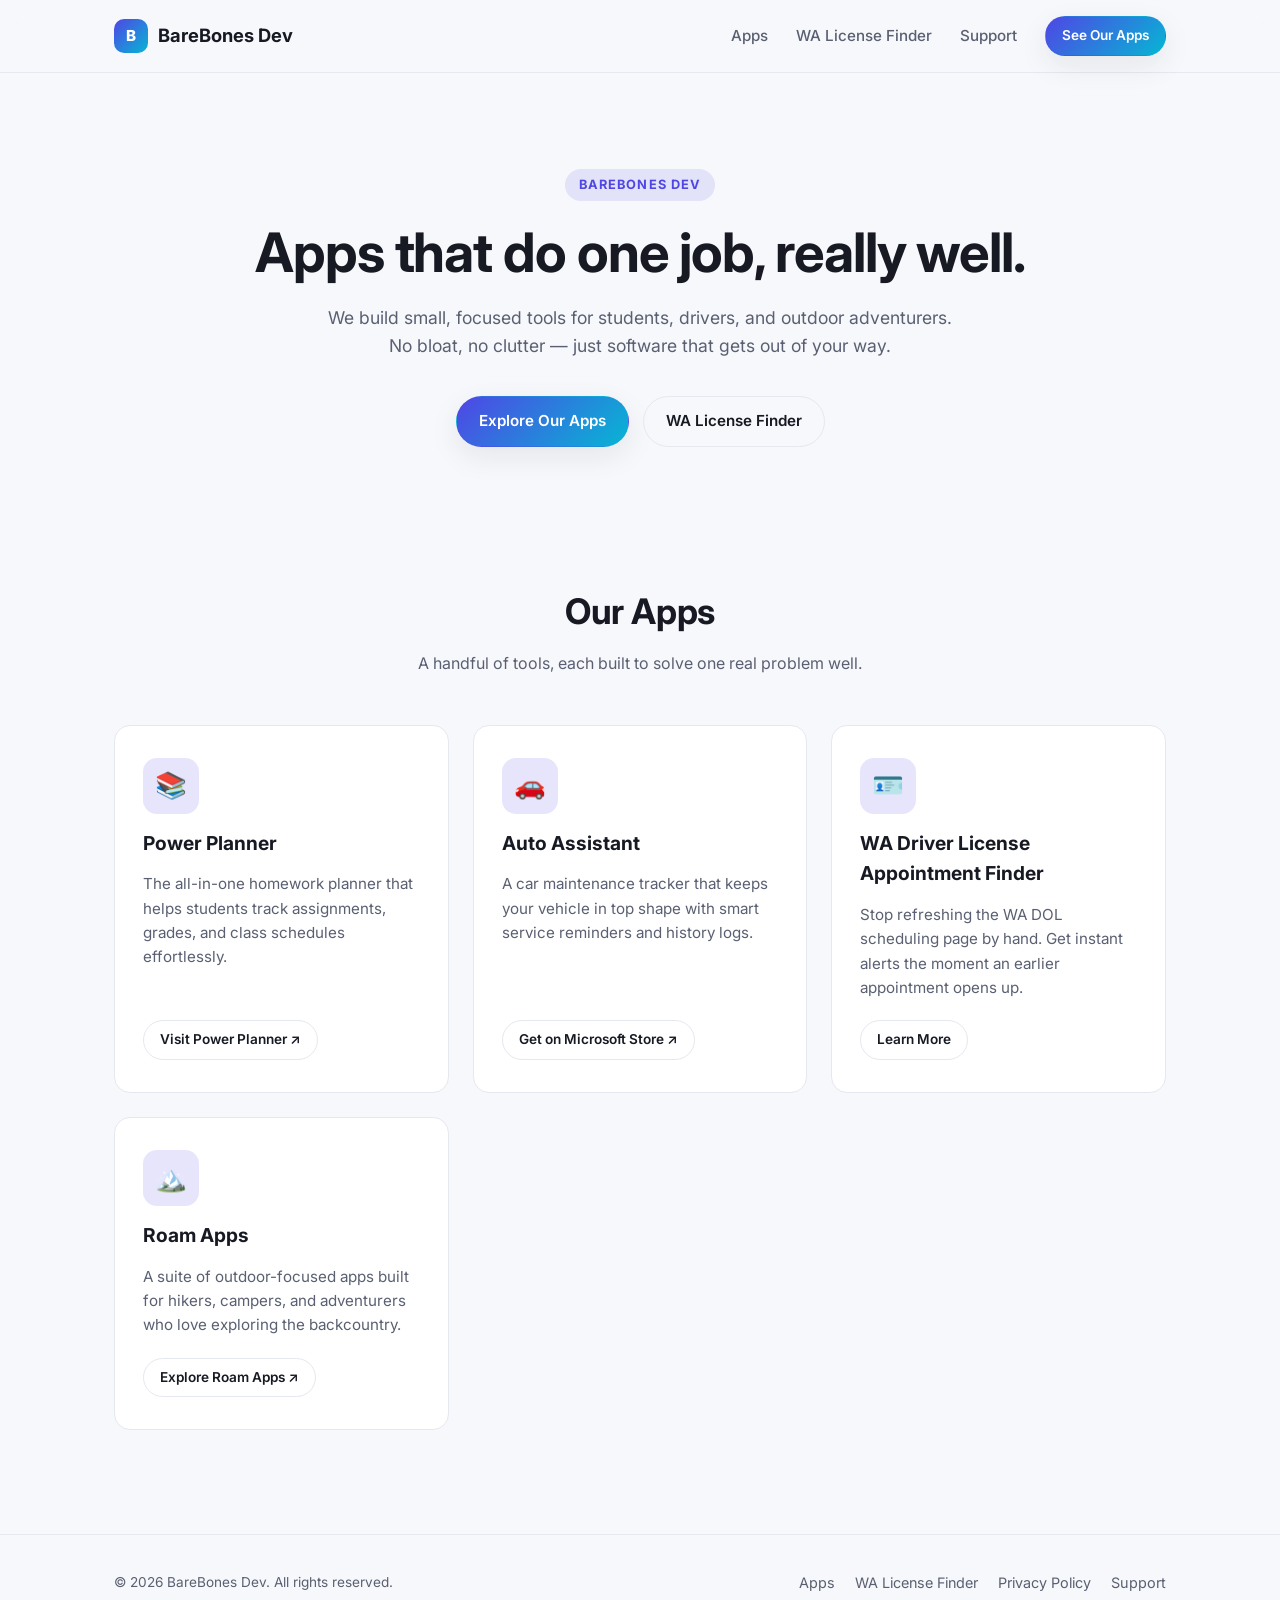
<file: index.html>
<!DOCTYPE html>
<html lang="en">
<head>
  <meta charset="UTF-8" />
  <meta name="viewport" content="width=device-width, initial-scale=1.0" />
  <title>BareBones Dev — Focused apps that do one job well</title>
  <meta name="description" content="BareBones Dev builds focused, no-nonsense apps: Power Planner, Auto Assistant, WA Driver License Appointment Finder, and the Roam Apps outdoor suite." />
  <link rel="icon" type="image/svg+xml" href="assets/img/favicon.svg" />
  <link rel="preconnect" href="https://fonts.googleapis.com" />
  <link rel="preconnect" href="https://fonts.gstatic.com" crossorigin />
  <link href="https://fonts.googleapis.com/css2?family=Inter:wght@400;500;600;700;800&display=swap" rel="stylesheet" />
  <link rel="stylesheet" href="assets/css/styles.css" />
</head>
<body>

  <header class="site-header">
    <div class="container">
      <a href="index.html" class="brand">
        <span class="brand-mark">B</span>
        BareBones Dev
      </a>
      <button class="nav-toggle" aria-label="Toggle navigation" aria-expanded="false">
        <span></span>
      </button>
      <nav class="nav" id="site-nav">
        <a href="#apps">Apps</a>
        <a href="apps/wa-driver-license-appointment-finder/index.html">WA License Finder</a>
        <a href="support.html">Support</a>
        <a href="#apps" class="btn btn-primary btn-small">See Our Apps</a>
      </nav>
    </div>
  </header>

  <main>
    <section class="hero">
      <div class="container">
        <span class="eyebrow">BareBones Dev</span>
        <h1>Apps that do one job, really well.</h1>
        <p class="lead">
          We build small, focused tools for students, drivers, and outdoor adventurers.
          No bloat, no clutter — just software that gets out of your way.
        </p>
        <div class="hero-actions">
          <a href="#apps" class="btn btn-primary">Explore Our Apps</a>
          <a href="apps/wa-driver-license-appointment-finder/index.html" class="btn btn-secondary">WA License Finder</a>
        </div>
      </div>
    </section>

    <section id="apps">
      <div class="container">
        <div class="section-heading">
          <h2>Our Apps</h2>
          <p>A handful of tools, each built to solve one real problem well.</p>
        </div>

        <div class="apps-grid">

          <div class="app-card">
            <div class="app-icon">📚</div>
            <h3>Power Planner</h3>
            <p>The all-in-one homework planner that helps students track assignments, grades, and class schedules effortlessly.</p>
            <a href="https://powerplanner.net/" class="btn btn-secondary btn-small" target="_blank" rel="noopener">Visit Power Planner ↗</a>
          </div>

          <div class="app-card">
            <div class="app-icon">🚗</div>
            <h3>Auto Assistant</h3>
            <p>A car maintenance tracker that keeps your vehicle in top shape with smart service reminders and history logs.</p>
            <a href="https://apps.microsoft.com/detail/9wzdncrdf53v" class="btn btn-secondary btn-small" target="_blank" rel="noopener">Get on Microsoft Store ↗</a>
          </div>

          <div class="app-card">
            <div class="app-icon">🪪</div>
            <h3>WA Driver License Appointment Finder</h3>
            <p>Stop refreshing the WA DOL scheduling page by hand. Get instant alerts the moment an earlier appointment opens up.</p>
            <a href="apps/wa-driver-license-appointment-finder/index.html" class="btn btn-secondary btn-small">Learn More</a>
          </div>

          <div class="app-card">
            <div class="app-icon">🏔️</div>
            <h3>Roam Apps</h3>
            <p>A suite of outdoor-focused apps built for hikers, campers, and adventurers who love exploring the backcountry.</p>
            <a href="https://roamapps.com/" class="btn btn-secondary btn-small" target="_blank" rel="noopener">Explore Roam Apps ↗</a>
          </div>

        </div>
      </div>
    </section>
  </main>

  <footer class="site-footer">
    <div class="container">
      <div class="footer-copy">© 2026 BareBones Dev. All rights reserved.</div>
      <div class="footer-links">
        <a href="#apps">Apps</a>
        <a href="apps/wa-driver-license-appointment-finder/index.html">WA License Finder</a>
        <a href="apps/wa-driver-license-appointment-finder/privacy.html">Privacy Policy</a>
        <a href="support.html">Support</a>
      </div>
    </div>
  </footer>

  <script src="assets/js/main.js"></script>
</body>
</html>
</file>
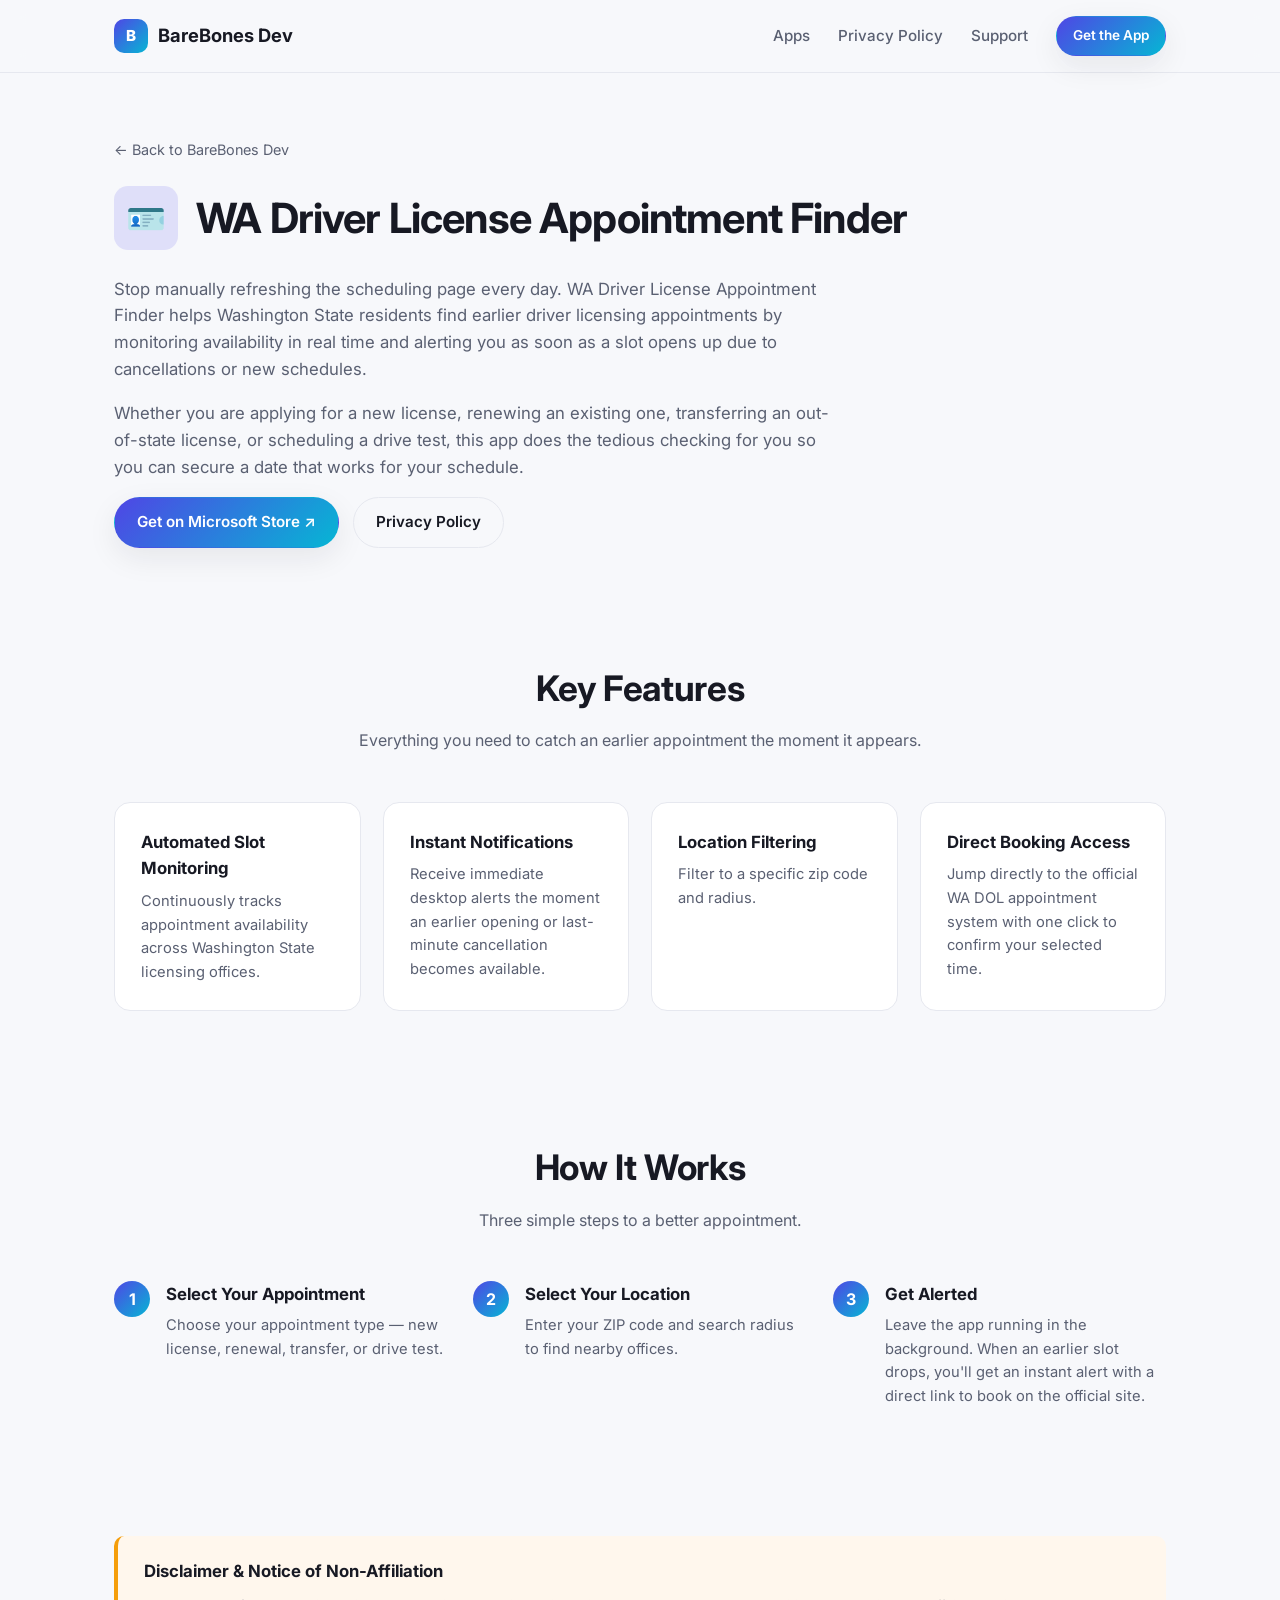
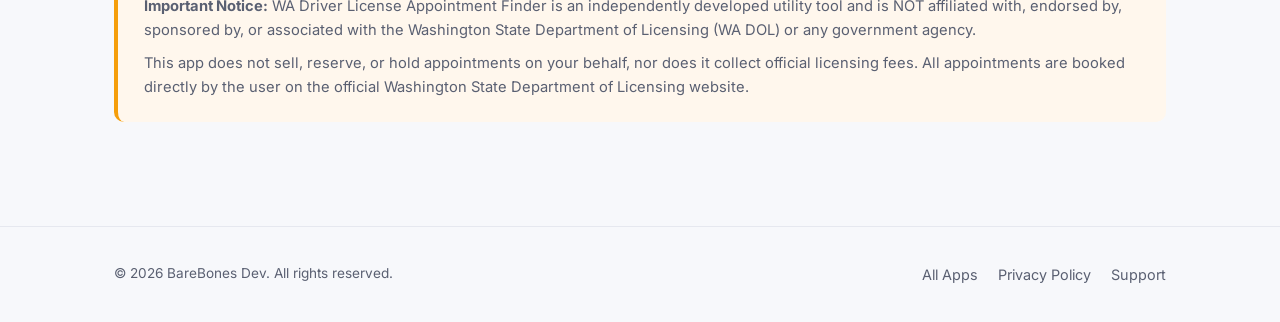
<file: apps/wa-driver-license-appointment-finder/index.html>
<!DOCTYPE html>
<html lang="en">
<head>
  <meta charset="UTF-8" />
  <meta name="viewport" content="width=device-width, initial-scale=1.0" />
  <title>WA Driver License Appointment Finder — BareBones Dev</title>
  <meta name="description" content="WA Driver License Appointment Finder monitors WA DOL appointment availability in real time and alerts you the moment an earlier slot opens up." />
  <link rel="icon" type="image/svg+xml" href="../../assets/img/favicon.svg" />
  <link rel="preconnect" href="https://fonts.googleapis.com" />
  <link rel="preconnect" href="https://fonts.gstatic.com" crossorigin />
  <link href="https://fonts.googleapis.com/css2?family=Inter:wght@400;500;600;700;800&display=swap" rel="stylesheet" />
  <link rel="stylesheet" href="../../assets/css/styles.css" />
</head>
<body>

  <header class="site-header">
    <div class="container">
      <a href="../../index.html" class="brand">
        <span class="brand-mark">B</span>
        BareBones Dev
      </a>
      <button class="nav-toggle" aria-label="Toggle navigation" aria-expanded="false">
        <span></span>
      </button>
      <nav class="nav" id="site-nav">
        <a href="../../index.html#apps">Apps</a>
        <a href="privacy.html">Privacy Policy</a>
        <a href="../../support.html">Support</a>
        <a href="https://apps.microsoft.com/detail/9NKWLWTKP0L4" class="btn btn-primary btn-small" target="_blank" rel="noopener">Get the App</a>
      </nav>
    </div>
  </header>

  <main>
    <section class="app-hero">
      <div class="container">
        <a href="../../index.html" class="back-link">← Back to BareBones Dev</a>
        <div class="app-hero-top">
          <div class="app-icon">🪪</div>
          <h1>WA Driver License Appointment Finder</h1>
        </div>
        <p class="lead">
          Stop manually refreshing the scheduling page every day. WA Driver License Appointment Finder helps
          Washington State residents find earlier driver licensing appointments by monitoring availability in
          real time and alerting you as soon as a slot opens up due to cancellations or new schedules.
        </p>
        <p class="lead">
          Whether you are applying for a new license, renewing an existing one, transferring an out-of-state
          license, or scheduling a drive test, this app does the tedious checking for you so you can secure a
          date that works for your schedule.
        </p>
        <div class="hero-actions" style="justify-content: flex-start;">
          <a href="https://apps.microsoft.com/detail/9NKWLWTKP0L4" class="btn btn-primary" target="_blank" rel="noopener">Get on Microsoft Store ↗</a>
          <a href="privacy.html" class="btn btn-secondary">Privacy Policy</a>
        </div>
      </div>
    </section>

    <section>
      <div class="container">
        <div class="section-heading">
          <h2>Key Features</h2>
          <p>Everything you need to catch an earlier appointment the moment it appears.</p>
        </div>
        <div class="feature-grid">
          <div class="feature-card">
            <h3>Automated Slot Monitoring</h3>
            <p>Continuously tracks appointment availability across Washington State licensing offices.</p>
          </div>
          <div class="feature-card">
            <h3>Instant Notifications</h3>
            <p>Receive immediate desktop alerts the moment an earlier opening or last-minute cancellation becomes available.</p>
          </div>
          <div class="feature-card">
            <h3>Location Filtering</h3>
            <p>Filter to a specific zip code and radius.</p>
          </div>
          <div class="feature-card">
            <h3>Direct Booking Access</h3>
            <p>Jump directly to the official WA DOL appointment system with one click to confirm your selected time.</p>
          </div>
        </div>
      </div>
    </section>

    <section>
      <div class="container">
        <div class="section-heading">
          <h2>How It Works</h2>
          <p>Three simple steps to a better appointment.</p>
        </div>
        <div class="steps">
          <div class="step">
            <h3>Select Your Appointment</h3>
            <p>Choose your appointment type — new license, renewal, transfer, or drive test.</p>
          </div>
          <div class="step">
            <h3>Select Your Location</h3>
            <p>Enter your ZIP code and search radius to find nearby offices.</p>
          </div>
          <div class="step">
            <h3>Get Alerted</h3>
            <p>Leave the app running in the background. When an earlier slot drops, you'll get an instant alert with a direct link to book on the official site.</p>
          </div>
        </div>
      </div>
    </section>

    <section>
      <div class="container">
        <div class="notice">
          <h3>Disclaimer &amp; Notice of Non-Affiliation</h3>
          <p>
            <strong>Important Notice:</strong> WA Driver License Appointment Finder is an independently developed
            utility tool and is NOT affiliated with, endorsed by, sponsored by, or associated with the Washington
            State Department of Licensing (WA DOL) or any government agency.
          </p>
          <p>
            This app does not sell, reserve, or hold appointments on your behalf, nor does it collect official
            licensing fees. All appointments are booked directly by the user on the official Washington State
            Department of Licensing website.
          </p>
        </div>
      </div>
    </section>
  </main>

  <footer class="site-footer">
    <div class="container">
      <div class="footer-copy">© 2026 BareBones Dev. All rights reserved.</div>
      <div class="footer-links">
        <a href="../../index.html#apps">All Apps</a>
        <a href="privacy.html">Privacy Policy</a>
        <a href="../../support.html">Support</a>
      </div>
    </div>
  </footer>

  <script src="../../assets/js/main.js"></script>
</body>
</html>
</file>
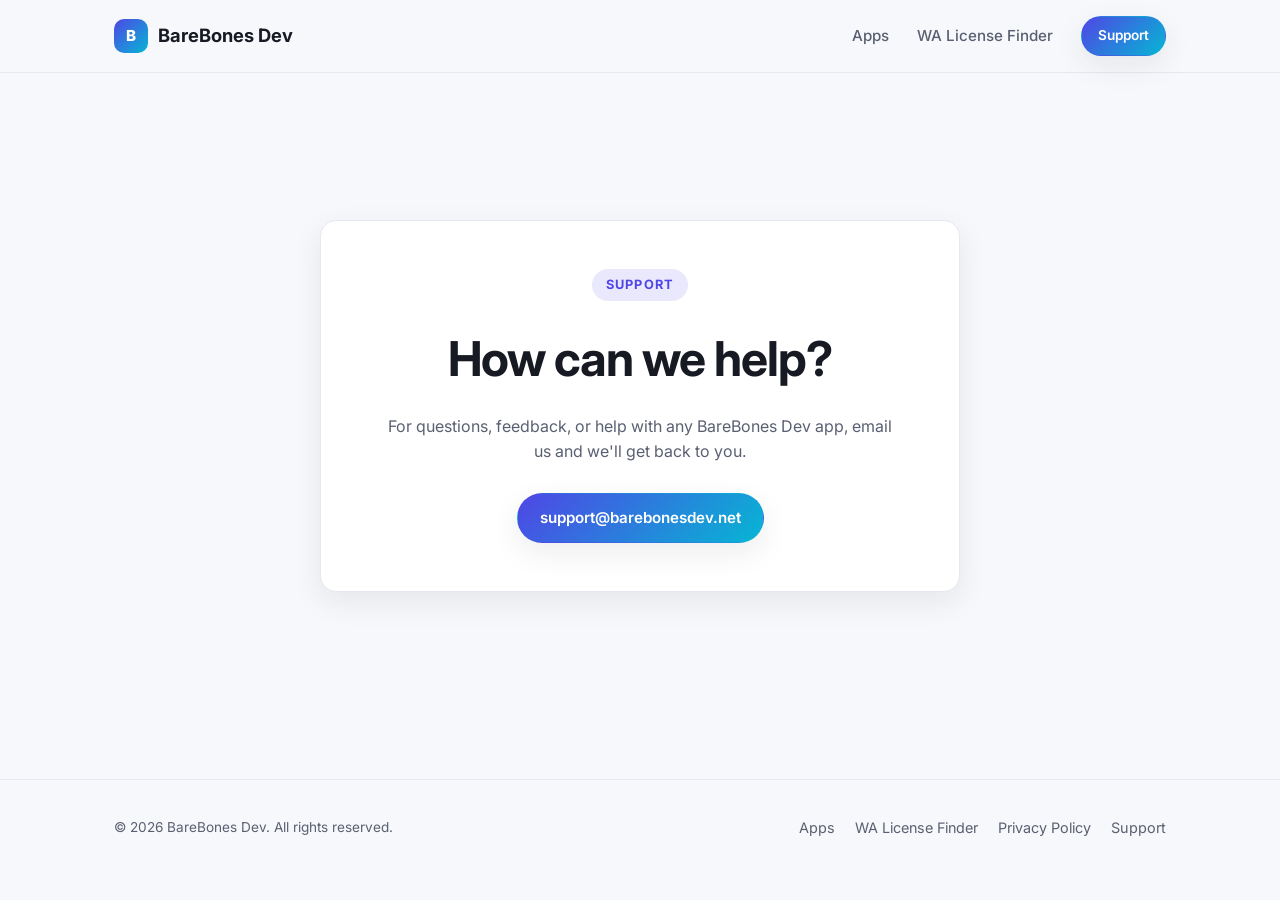
<file: support.html>
<!DOCTYPE html>
<html lang="en">
<head>
  <meta charset="UTF-8" />
  <meta name="viewport" content="width=device-width, initial-scale=1.0" />
  <title>Support — BareBones Dev</title>
  <meta name="description" content="Get support from BareBones Dev." />
  <link rel="icon" type="image/svg+xml" href="assets/img/favicon.svg" />
  <link rel="preconnect" href="https://fonts.googleapis.com" />
  <link rel="preconnect" href="https://fonts.gstatic.com" crossorigin />
  <link href="https://fonts.googleapis.com/css2?family=Inter:wght@400;500;600;700;800&display=swap" rel="stylesheet" />
  <link rel="stylesheet" href="assets/css/styles.css" />
</head>
<body>

  <header class="site-header">
    <div class="container">
      <a href="index.html" class="brand">
        <span class="brand-mark">B</span>
        BareBones Dev
      </a>
      <button class="nav-toggle" aria-label="Toggle navigation" aria-expanded="false">
        <span></span>
      </button>
      <nav class="nav" id="site-nav">
        <a href="index.html#apps">Apps</a>
        <a href="apps/wa-driver-license-appointment-finder/index.html">WA License Finder</a>
        <a href="support.html" class="btn btn-primary btn-small">Support</a>
      </nav>
    </div>
  </header>

  <main>
    <section class="support-section">
      <div class="container">
        <div class="support-card">
          <span class="eyebrow">Support</span>
          <h1>How can we help?</h1>
          <p>
            For questions, feedback, or help with any BareBones Dev app, email us and we'll get back to you.
          </p>
          <a href="mailto:support@barebonesdev.net" class="btn btn-primary">support@barebonesdev.net</a>
        </div>
      </div>
    </section>
  </main>

  <footer class="site-footer">
    <div class="container">
      <div class="footer-copy">© 2026 BareBones Dev. All rights reserved.</div>
      <div class="footer-links">
        <a href="index.html#apps">Apps</a>
        <a href="apps/wa-driver-license-appointment-finder/index.html">WA License Finder</a>
        <a href="apps/wa-driver-license-appointment-finder/privacy.html">Privacy Policy</a>
        <a href="support.html">Support</a>
      </div>
    </div>
  </footer>

  <script src="assets/js/main.js"></script>
</body>
</html>
</file>
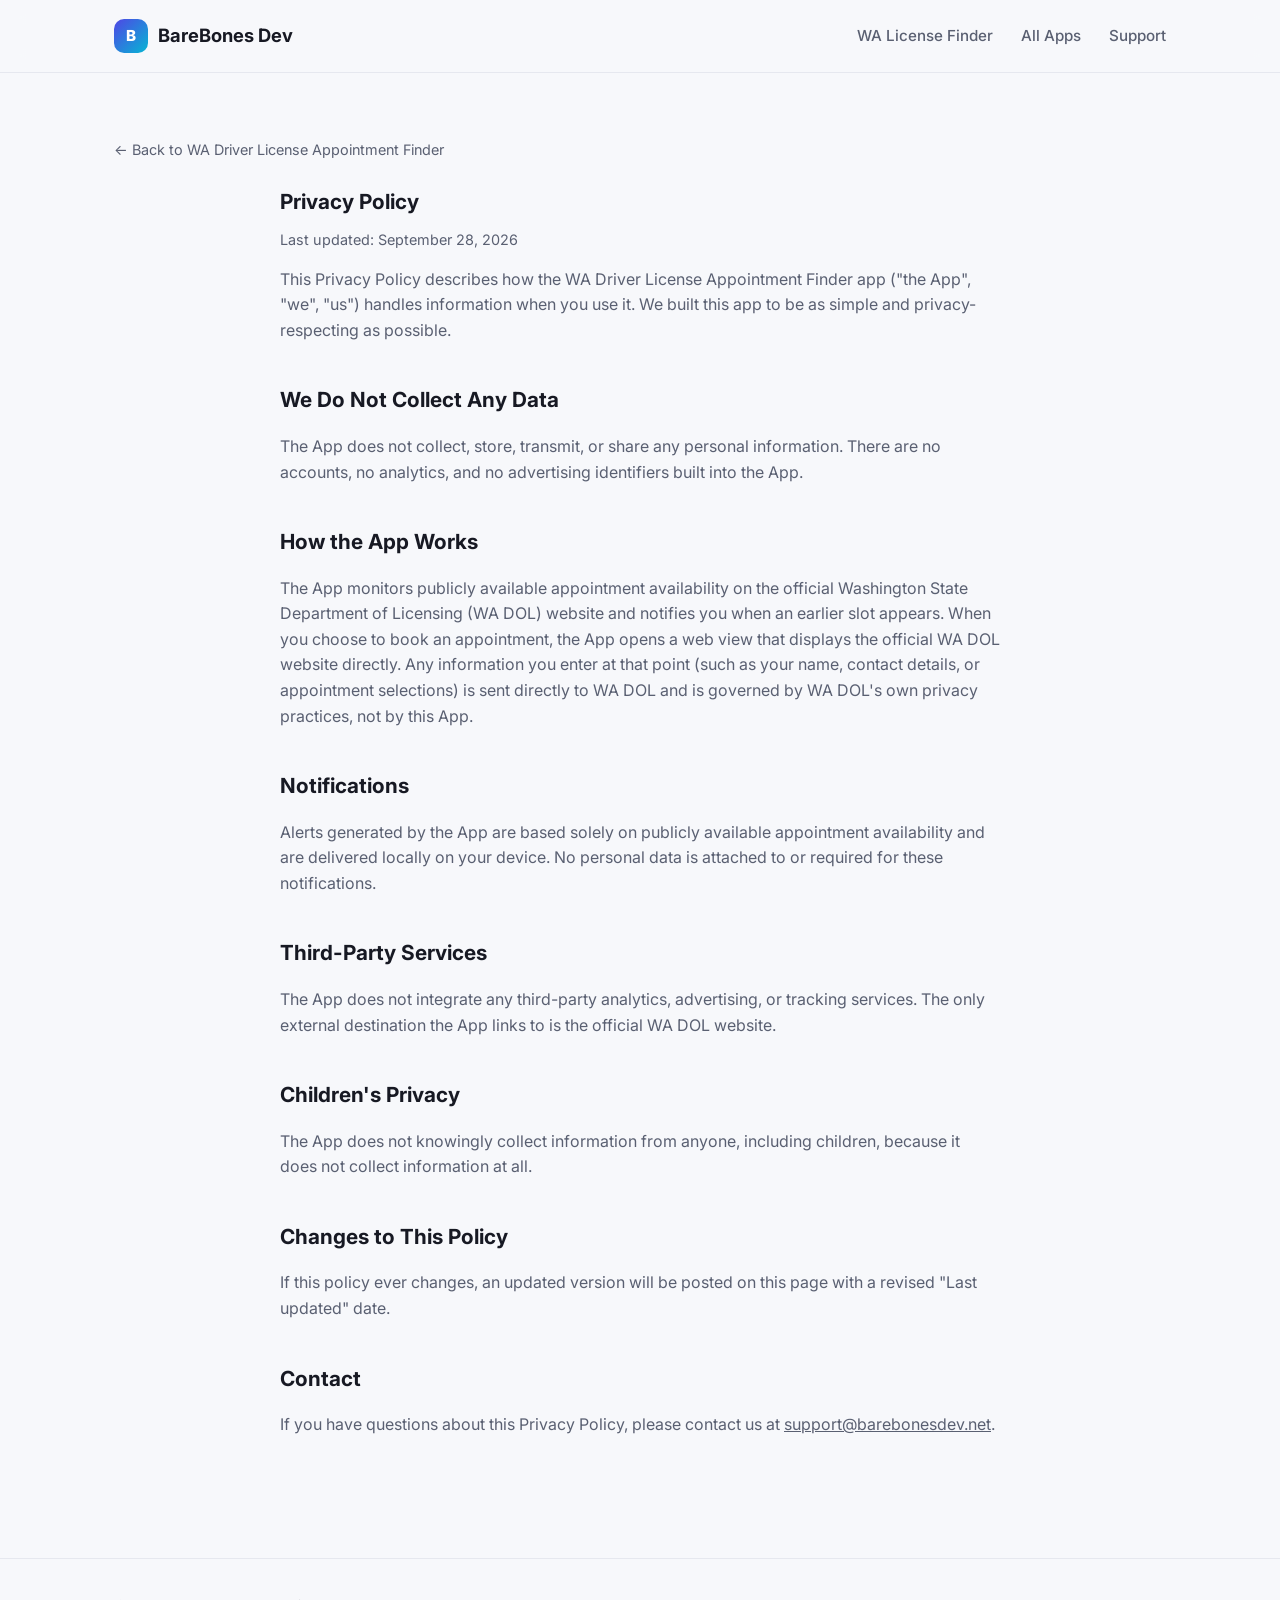
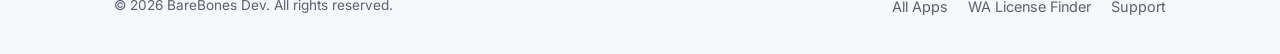
<file: apps/wa-driver-license-appointment-finder/privacy.html>
<!DOCTYPE html>
<html lang="en">
<head>
  <meta charset="UTF-8" />
  <meta name="viewport" content="width=device-width, initial-scale=1.0" />
  <title>Privacy Policy — WA Driver License Appointment Finder</title>
  <meta name="description" content="Privacy Policy for WA Driver License Appointment Finder. We do not collect any personal data." />
  <link rel="icon" type="image/svg+xml" href="../../assets/img/favicon.svg" />
  <link rel="preconnect" href="https://fonts.googleapis.com" />
  <link rel="preconnect" href="https://fonts.gstatic.com" crossorigin />
  <link href="https://fonts.googleapis.com/css2?family=Inter:wght@400;500;600;700;800&display=swap" rel="stylesheet" />
  <link rel="stylesheet" href="../../assets/css/styles.css" />
</head>
<body>

  <header class="site-header">
    <div class="container">
      <a href="../../index.html" class="brand">
        <span class="brand-mark">B</span>
        BareBones Dev
      </a>
      <button class="nav-toggle" aria-label="Toggle navigation" aria-expanded="false">
        <span></span>
      </button>
      <nav class="nav" id="site-nav">
        <a href="index.html">WA License Finder</a>
        <a href="../../index.html#apps">All Apps</a>
        <a href="../../support.html">Support</a>
      </nav>
    </div>
  </header>

  <main>
    <section>
      <div class="container">
        <a href="index.html" class="back-link">← Back to WA Driver License Appointment Finder</a>
        <div class="prose">
          <h2>Privacy Policy</h2>
          <p class="updated">Last updated: September 28, 2026</p>

          <p>
            This Privacy Policy describes how the WA Driver License Appointment Finder app ("the App", "we", "us")
            handles information when you use it. We built this app to be as simple and privacy-respecting as
            possible.
          </p>

          <h2>We Do Not Collect Any Data</h2>
          <p>
            The App does not collect, store, transmit, or share any personal information. There are no accounts,
            no analytics, and no advertising identifiers built into the App.
          </p>

          <h2>How the App Works</h2>
          <p>
            The App monitors publicly available appointment availability on the official Washington State
            Department of Licensing (WA DOL) website and notifies you when an earlier slot appears. When you
            choose to book an appointment, the App opens a web view that displays the official WA DOL website
            directly. Any information you enter at that point (such as your name, contact details, or
            appointment selections) is sent directly to WA DOL and is governed by WA DOL's own privacy practices,
            not by this App.
          </p>

          <h2>Notifications</h2>
          <p>
            Alerts generated by the App are based solely on publicly available appointment availability and are
            delivered locally on your device. No personal data is attached to or required for these
            notifications.
          </p>

          <h2>Third-Party Services</h2>
          <p>
            The App does not integrate any third-party analytics, advertising, or tracking services. The only
            external destination the App links to is the official WA DOL website.
          </p>

          <h2>Children's Privacy</h2>
          <p>
            The App does not knowingly collect information from anyone, including children, because it does not
            collect information at all.
          </p>

          <h2>Changes to This Policy</h2>
          <p>
            If this policy ever changes, an updated version will be posted on this page with a revised "Last
            updated" date.
          </p>

          <h2>Contact</h2>
          <p>
            If you have questions about this Privacy Policy, please contact us at
            <a href="mailto:support@barebonesdev.net">support@barebonesdev.net</a>.
          </p>
        </div>
      </div>
    </section>
  </main>

  <footer class="site-footer">
    <div class="container">
      <div class="footer-copy">© 2026 BareBones Dev. All rights reserved.</div>
      <div class="footer-links">
        <a href="../../index.html#apps">All Apps</a>
        <a href="index.html">WA License Finder</a>
        <a href="../../support.html">Support</a>
      </div>
    </div>
  </footer>

  <script src="../../assets/js/main.js"></script>
</body>
</html>
</file>
<file: assets/css/styles.css>
/* ==========================================================================
   BareBones Dev — shared styles
   ========================================================================== */

:root {
  --bg: #f7f8fb;
  --bg-alt: #ffffff;
  --text: #171923;
  --text-muted: #5a6072;
  --border: #e6e8ef;
  --card-bg: #ffffff;
  --accent: #4f46e5;
  --accent-2: #06b6d4;
  --accent-contrast: #ffffff;
  --shadow: 0 10px 30px rgba(23, 25, 35, 0.08);
  --shadow-hover: 0 16px 40px rgba(23, 25, 35, 0.14);
  --radius: 16px;
  --max-width: 1100px;
  --notice-bg: #fff7ed;
  --notice-border: #f59e0b;
}

@media (prefers-color-scheme: dark) {
  :root {
    --bg: #0f1117;
    --bg-alt: #151823;
    --text: #f2f3f7;
    --text-muted: #a3a8bd;
    --border: #262b3b;
    --card-bg: #171b28;
    --accent: #818cf8;
    --accent-2: #22d3ee;
    --accent-contrast: #0f1117;
    --shadow: 0 10px 30px rgba(0, 0, 0, 0.35);
    --shadow-hover: 0 16px 40px rgba(0, 0, 0, 0.45);
    --notice-bg: #241d12;
    --notice-border: #f59e0b;
  }
}

* {
  box-sizing: border-box;
}

html {
  scroll-behavior: smooth;
}

body {
  margin: 0;
  font-family: "Inter", system-ui, -apple-system, "Segoe UI", Roboto, sans-serif;
  background: var(--bg);
  color: var(--text);
  line-height: 1.6;
  -webkit-font-smoothing: antialiased;
}

a {
  color: inherit;
}

img {
  max-width: 100%;
  display: block;
}

.container {
  width: 100%;
  max-width: var(--max-width);
  margin: 0 auto;
  padding: 0 24px;
}

/* ---------- Header ---------- */

.site-header {
  position: sticky;
  top: 0;
  z-index: 50;
  backdrop-filter: saturate(180%) blur(12px);
  background: color-mix(in srgb, var(--bg) 85%, transparent);
  border-bottom: 1px solid var(--border);
}

.site-header .container {
  display: flex;
  align-items: center;
  justify-content: space-between;
  height: 72px;
}

.brand {
  display: flex;
  align-items: center;
  gap: 10px;
  font-weight: 700;
  font-size: 1.15rem;
  text-decoration: none;
  color: var(--text);
}

.brand-mark {
  width: 34px;
  height: 34px;
  border-radius: 10px;
  background: linear-gradient(135deg, var(--accent), var(--accent-2));
  display: flex;
  align-items: center;
  justify-content: center;
  color: #fff;
  font-weight: 800;
  font-size: 0.95rem;
}

.nav {
  display: flex;
  align-items: center;
  gap: 28px;
}

.nav a:not(.btn) {
  text-decoration: none;
  color: var(--text-muted);
  font-weight: 500;
  font-size: 0.95rem;
  transition: color 0.2s ease;
}

.nav a:not(.btn):hover {
  color: var(--text);
}

.nav-toggle {
  display: none;
  background: none;
  border: 1px solid var(--border);
  border-radius: 8px;
  width: 42px;
  height: 42px;
  align-items: center;
  justify-content: center;
  cursor: pointer;
}

.nav-toggle span,
.nav-toggle span::before,
.nav-toggle span::after {
  content: "";
  display: block;
  width: 18px;
  height: 2px;
  background: var(--text);
  position: relative;
  transition: transform 0.2s ease;
}

.nav-toggle span::before {
  position: absolute;
  top: -6px;
}

.nav-toggle span::after {
  position: absolute;
  top: 6px;
}

/* ---------- Buttons ---------- */

.btn {
  display: inline-flex;
  align-items: center;
  justify-content: center;
  gap: 8px;
  padding: 12px 22px;
  border-radius: 999px;
  font-weight: 600;
  font-size: 0.95rem;
  text-decoration: none;
  border: 1px solid transparent;
  cursor: pointer;
  transition: transform 0.15s ease, box-shadow 0.15s ease, background 0.15s ease;
}

.btn:hover {
  transform: translateY(-2px);
}

.btn-primary {
  background: linear-gradient(135deg, var(--accent), var(--accent-2));
  color: #fff;
  box-shadow: var(--shadow);
}

.btn-primary:hover {
  box-shadow: var(--shadow-hover);
}

.btn-secondary {
  background: transparent;
  color: var(--text);
  border-color: var(--border);
}

.btn-secondary:hover {
  border-color: var(--accent);
  color: var(--accent);
}

.btn-small {
  padding: 8px 16px;
  font-size: 0.85rem;
}

/* ---------- Hero ---------- */

.hero {
  padding: 96px 0 72px;
  text-align: center;
}

.eyebrow {
  display: inline-block;
  font-size: 0.8rem;
  font-weight: 700;
  letter-spacing: 0.08em;
  text-transform: uppercase;
  color: var(--accent);
  background: color-mix(in srgb, var(--accent) 12%, transparent);
  padding: 6px 14px;
  border-radius: 999px;
  margin-bottom: 20px;
}

.hero h1 {
  font-size: clamp(2.1rem, 4.5vw, 3.4rem);
  line-height: 1.15;
  margin: 0 0 20px;
  letter-spacing: -0.02em;
}

.hero p.lead {
  max-width: 640px;
  margin: 0 auto 36px;
  font-size: 1.1rem;
  color: var(--text-muted);
}

.hero-actions {
  display: flex;
  gap: 14px;
  justify-content: center;
  flex-wrap: wrap;
}

/* ---------- Sections ---------- */

section {
  padding: 64px 0;
}

.section-heading {
  text-align: center;
  max-width: 640px;
  margin: 0 auto 48px;
}

.section-heading h2 {
  font-size: clamp(1.6rem, 3vw, 2.2rem);
  margin: 0 0 12px;
  letter-spacing: -0.01em;
}

.section-heading p {
  color: var(--text-muted);
  margin: 0;
}

/* ---------- App cards ---------- */

.apps-grid {
  display: grid;
  grid-template-columns: repeat(auto-fit, minmax(250px, 1fr));
  gap: 24px;
}

.app-card {
  background: var(--card-bg);
  border: 1px solid var(--border);
  border-radius: var(--radius);
  padding: 32px 28px;
  display: flex;
  flex-direction: column;
  gap: 14px;
  transition: transform 0.2s ease, box-shadow 0.2s ease, border-color 0.2s ease;
}

.app-card:hover {
  transform: translateY(-6px);
  box-shadow: var(--shadow-hover);
  border-color: color-mix(in srgb, var(--accent) 40%, var(--border));
}

.app-icon {
  width: 56px;
  height: 56px;
  border-radius: 14px;
  display: flex;
  align-items: center;
  justify-content: center;
  font-size: 1.6rem;
  background: color-mix(in srgb, var(--accent) 14%, transparent);
}

.app-card h3 {
  margin: 0;
  font-size: 1.2rem;
}

.app-card p {
  margin: 0;
  color: var(--text-muted);
  font-size: 0.95rem;
  flex-grow: 1;
}

.app-card .btn {
  align-self: flex-start;
  margin-top: 6px;
}

/* ---------- Feature grid (app detail pages) ---------- */

.feature-grid {
  display: grid;
  grid-template-columns: repeat(auto-fit, minmax(230px, 1fr));
  gap: 22px;
}

.feature-card {
  background: var(--card-bg);
  border: 1px solid var(--border);
  border-radius: var(--radius);
  padding: 26px;
}

.feature-card h3 {
  margin: 0 0 8px;
  font-size: 1.05rem;
}

.feature-card p {
  margin: 0;
  color: var(--text-muted);
  font-size: 0.92rem;
}

/* ---------- Steps ---------- */

.steps {
  display: grid;
  grid-template-columns: repeat(auto-fit, minmax(220px, 1fr));
  gap: 26px;
  counter-reset: step;
}

.step {
  position: relative;
  padding-left: 52px;
}

.step::before {
  counter-increment: step;
  content: counter(step);
  position: absolute;
  left: 0;
  top: 0;
  width: 36px;
  height: 36px;
  border-radius: 50%;
  background: linear-gradient(135deg, var(--accent), var(--accent-2));
  color: #fff;
  font-weight: 700;
  display: flex;
  align-items: center;
  justify-content: center;
}

.step h3 {
  margin: 0 0 6px;
  font-size: 1.05rem;
}

.step p {
  margin: 0;
  color: var(--text-muted);
  font-size: 0.92rem;
}

/* ---------- Notice / disclaimer box ---------- */

.notice {
  background: var(--notice-bg);
  border-left: 4px solid var(--notice-border);
  border-radius: 10px;
  padding: 22px 26px;
}

.notice h3 {
  margin: 0 0 10px;
  font-size: 1.05rem;
}

.notice p {
  margin: 0 0 10px;
  color: var(--text-muted);
  font-size: 0.92rem;
}

.notice p:last-child {
  margin-bottom: 0;
}

/* ---------- App detail hero ---------- */

.app-hero {
  padding: 64px 0 48px;
}

.app-hero-top {
  display: flex;
  align-items: center;
  gap: 18px;
  margin-bottom: 24px;
}

.app-hero-top .app-icon {
  width: 64px;
  height: 64px;
  font-size: 2rem;
}

.app-hero h1 {
  font-size: clamp(1.8rem, 4vw, 2.6rem);
  margin: 0;
  letter-spacing: -0.02em;
}

.app-hero p.lead {
  max-width: 720px;
  color: var(--text-muted);
  font-size: 1.05rem;
}

.back-link {
  display: inline-flex;
  align-items: center;
  gap: 6px;
  color: var(--text-muted);
  text-decoration: none;
  font-size: 0.9rem;
  margin-bottom: 24px;
}

.back-link:hover {
  color: var(--accent);
}

/* ---------- Prose (privacy policy etc.) ---------- */

.prose {
  max-width: 720px;
  margin: 0 auto;
}

.prose h2 {
  margin-top: 40px;
  font-size: 1.3rem;
}

.prose h2:first-child {
  margin-top: 0;
}

.prose p,
.prose li {
  color: var(--text-muted);
}

.prose .updated {
  color: var(--text-muted);
  font-size: 0.9rem;
  margin-top: -8px;
}

/* ---------- Support ---------- */

.support-section {
  min-height: calc(100vh - 234px);
  display: flex;
  align-items: center;
  text-align: center;
}

.support-card {
  max-width: 640px;
  margin: 0 auto;
  background: var(--card-bg);
  border: 1px solid var(--border);
  border-radius: var(--radius);
  padding: 48px 36px;
  box-shadow: var(--shadow);
}

.support-card h1 {
  margin: 0 0 16px;
  font-size: clamp(2rem, 4vw, 3rem);
  letter-spacing: -0.02em;
}

.support-card p {
  max-width: 520px;
  margin: 0 auto 28px;
  color: var(--text-muted);
}

/* ---------- Footer ---------- */

.site-footer {
  border-top: 1px solid var(--border);
  padding: 36px 0;
  margin-top: 40px;
}

.site-footer .container {
  display: flex;
  flex-wrap: wrap;
  align-items: center;
  justify-content: space-between;
  gap: 16px;
}

.footer-links {
  display: flex;
  gap: 20px;
  flex-wrap: wrap;
}

.footer-links a {
  color: var(--text-muted);
  text-decoration: none;
  font-size: 0.9rem;
}

.footer-links a:hover {
  color: var(--accent);
}

.footer-copy {
  color: var(--text-muted);
  font-size: 0.85rem;
}

/* ---------- Responsive nav ---------- */

@media (max-width: 720px) {
  .nav-toggle {
    display: flex;
  }

  .nav {
    position: absolute;
    top: 72px;
    left: 0;
    right: 0;
    background: var(--bg-alt);
    border-bottom: 1px solid var(--border);
    flex-direction: column;
    align-items: flex-start;
    padding: 20px 24px 28px;
    gap: 16px;
    display: none;
  }

  .nav.is-open {
    display: flex;
  }

  .nav .btn {
    width: 100%;
    text-align: center;
  }
}
</file>
